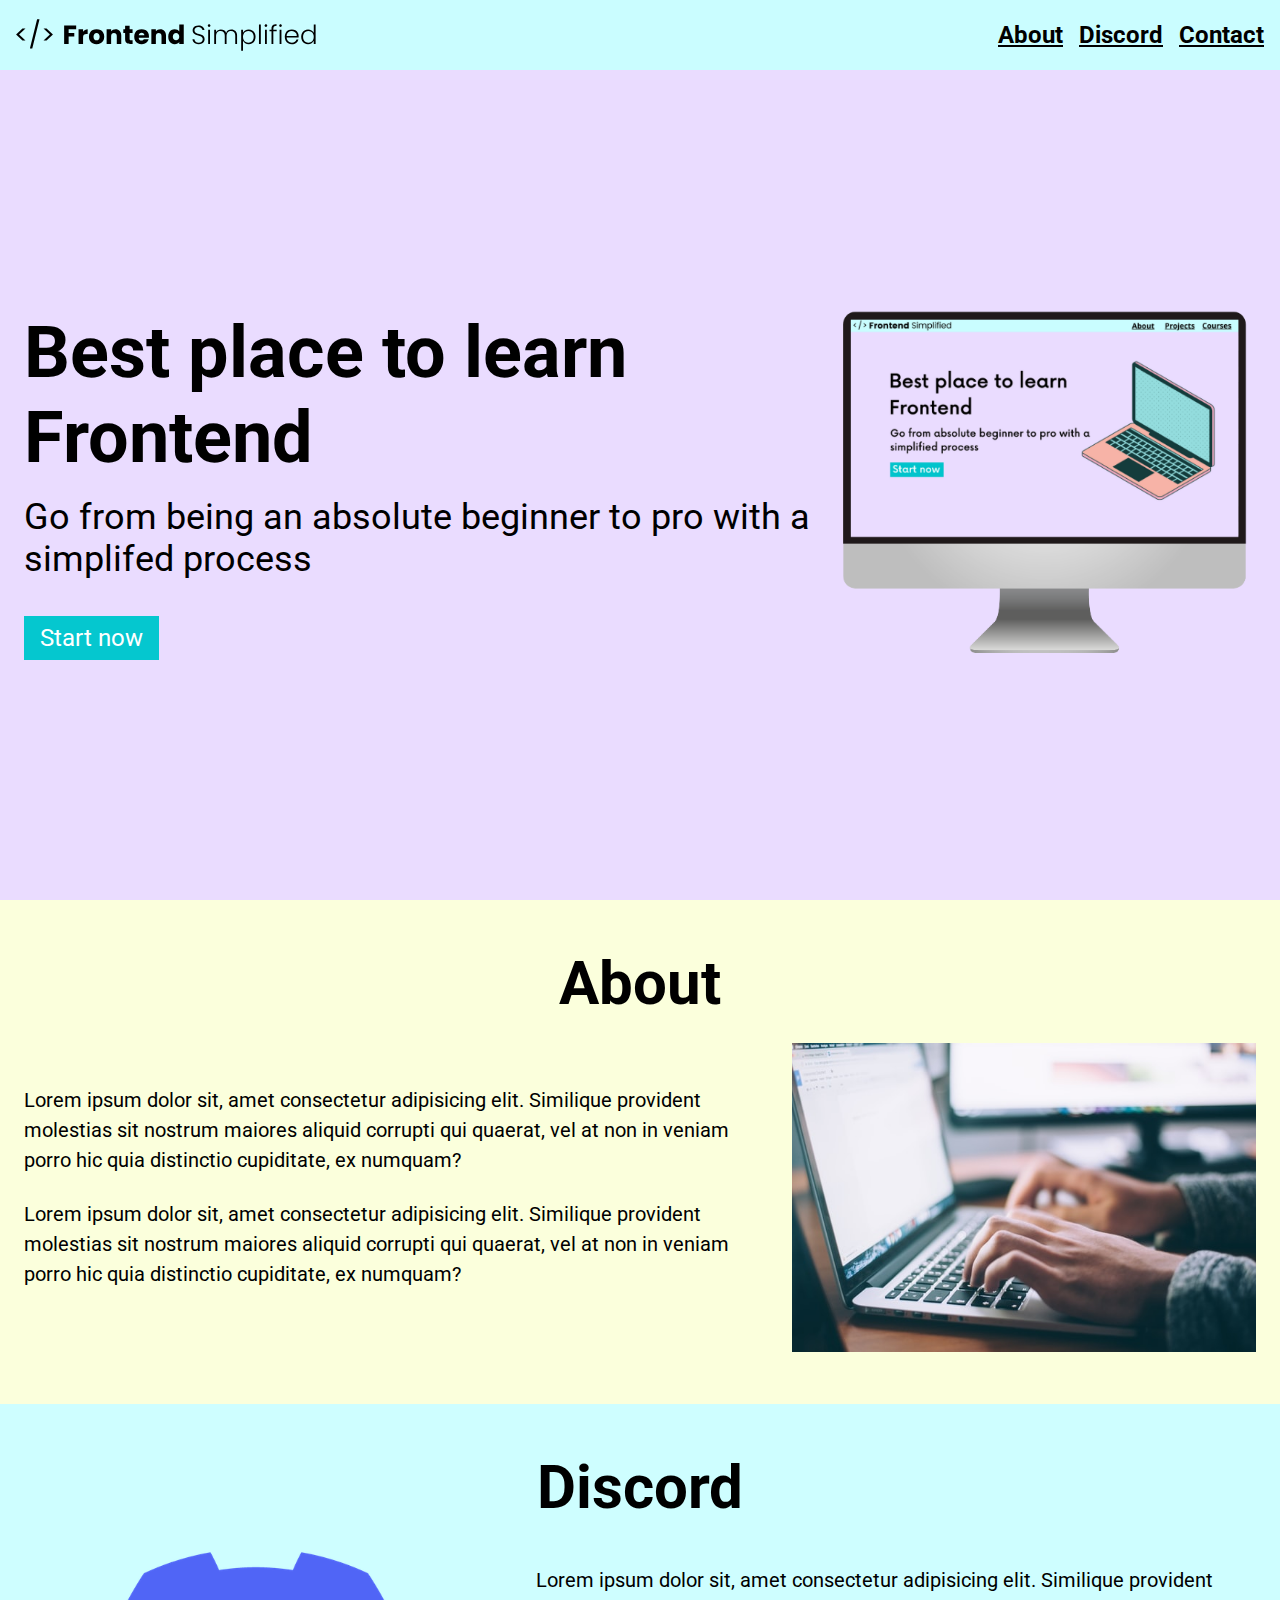
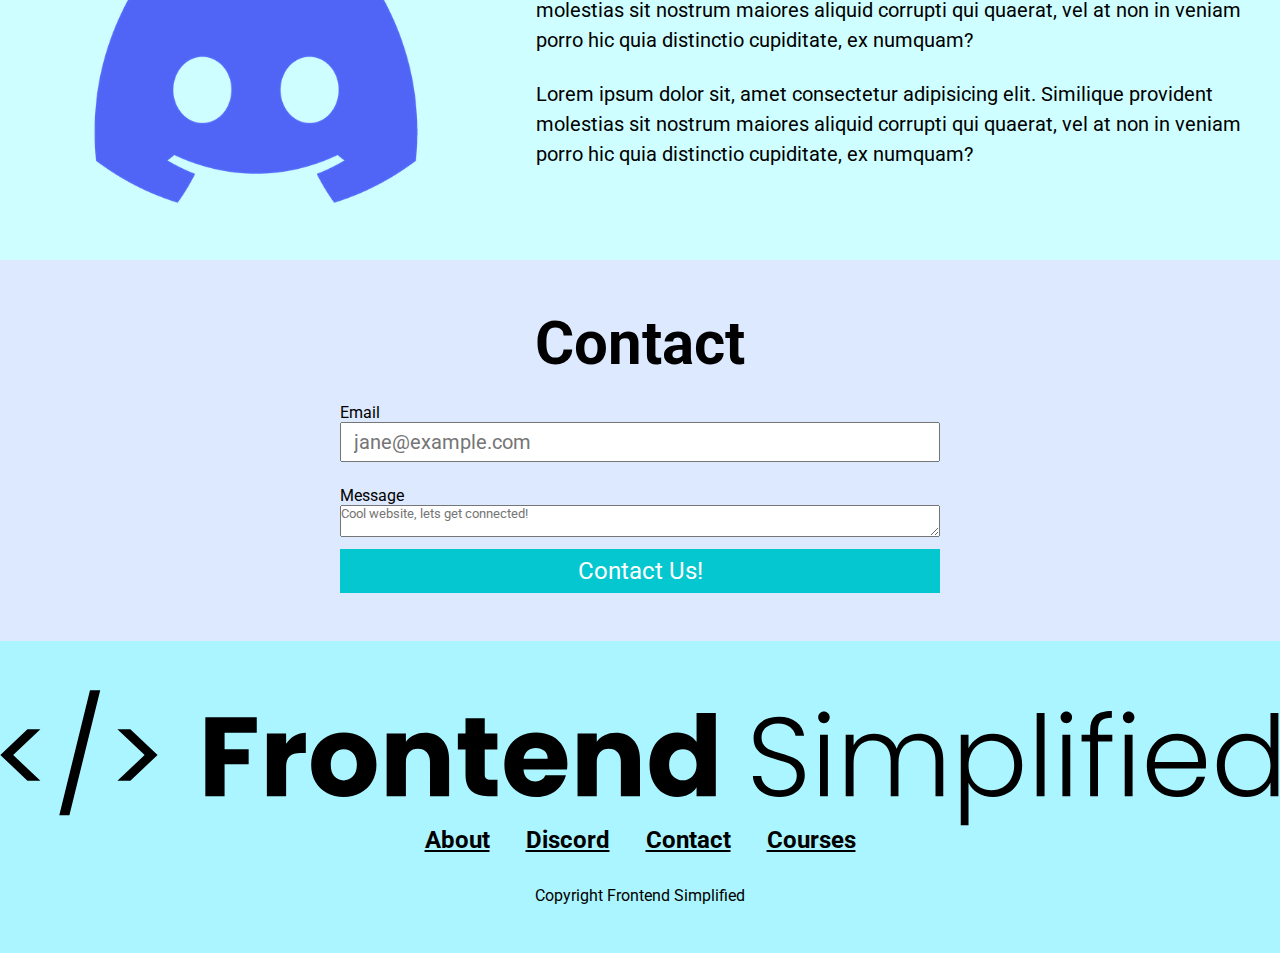
<file: index.html>
<!DOCTYPE html>
<html lang="en">

<head>
    <meta charset="UTF-8">
    <meta http-equiv="X-UA-Compatible" content="IE=edge">
    <meta name="viewport" content="width=device-width, initial-scale=1.0">
    <title>Document</title>
    <link rel="stylesheet" href="./style.css">
</head>

<body>
    <section>
<nav>
<img src="./assets/FES.svg" class="logo" alt="">
<ul>
    <li><a href="#about">About</a></li>
    <li><a href="#discord">Discord</a></li>
    <li><a href="#contact">Contact</a></li>
</ul>
</nav>
<header>
    <div class="row">
    <div>
    <h1>Best place to learn Frontend</h1>
    <p class="subheader">Go from being an absolute beginner to pro with a simplifed process</p>
    <button>Start now</button>
    </div>
<figure>
    <img src="./assets/laptop.png" alt="Home page image">
</figure>
</div>
</header>
</section>

    <main>
        <section id="about">
            <h2>About</h2>
            <div class="row">
            
            <div class="section__description">
            <div class="section__description--wrapper">
             <p class="section__description--para">Lorem ipsum dolor sit, amet consectetur adipisicing elit. Similique provident molestias sit nostrum maiores aliquid corrupti qui quaerat, vel at non in veniam porro hic quia distinctio cupiditate, ex numquam?</p>  
             <p class="section__description--para">Lorem ipsum dolor sit, amet consectetur adipisicing elit. Similique provident molestias sit nostrum maiores aliquid corrupti qui quaerat, vel at non in veniam porro hic quia distinctio cupiditate, ex numquam?</p>   
            </div>
            <figure class="about__img--wrapper">
                <img src="./assets/about.jpg" alt="About">
            </figure>
            </div>
            </div>
        </section>

        <section id="discord">
            <h2>Discord</h2>
            <div class="row">
             <div class="section__description">
            <figure class="about__img--wrapper">
            <img src="./assets/discord.png" alt="Discord">
            </figure>
            <div class="section__description--wrapper">
                <p class="section__description--para">Lorem ipsum dolor sit, amet consectetur adipisicing elit. Similique provident molestias sit nostrum maiores aliquid corrupti qui quaerat, vel at non in veniam porro hic quia distinctio cupiditate, ex numquam?</p>  
                <p class="section__description--para">Lorem ipsum dolor sit, amet consectetur adipisicing elit. Similique provident molestias sit nostrum maiores aliquid corrupti qui quaerat, vel at non in veniam porro hic quia distinctio cupiditate, ex numquam?</p>  
            </div>
        </div>
            </div>
        </section>

        <section id="contact">
            <h2>Contact</h2>
            <form action="">
                <label for="Email">Email</label>
                <input type="email" placeholder="jane@example.com">
                <label for="Message">Message</label>
                <textarea type="text" placeholder="Cool website, lets get connected!"></textarea>
                <button>Contact Us!</button>
            </form>
        </section>
    </main>
    <footer>
        <img class="footer_logo" src="./assets/FES.svg" alt="">
        <div class="footer__links">
            <a class="footer__link" href="#about">About</a>
            <a class="footer__link" href="#discord">Discord</a>
            <a class="footer__link" href="#contact">Contact</a>
            <a class="footer__link" href="">Courses</a>
        </div>
        <p>Copyright Frontend Simplified</p>
    </footer>
</body>
</html>
</file>
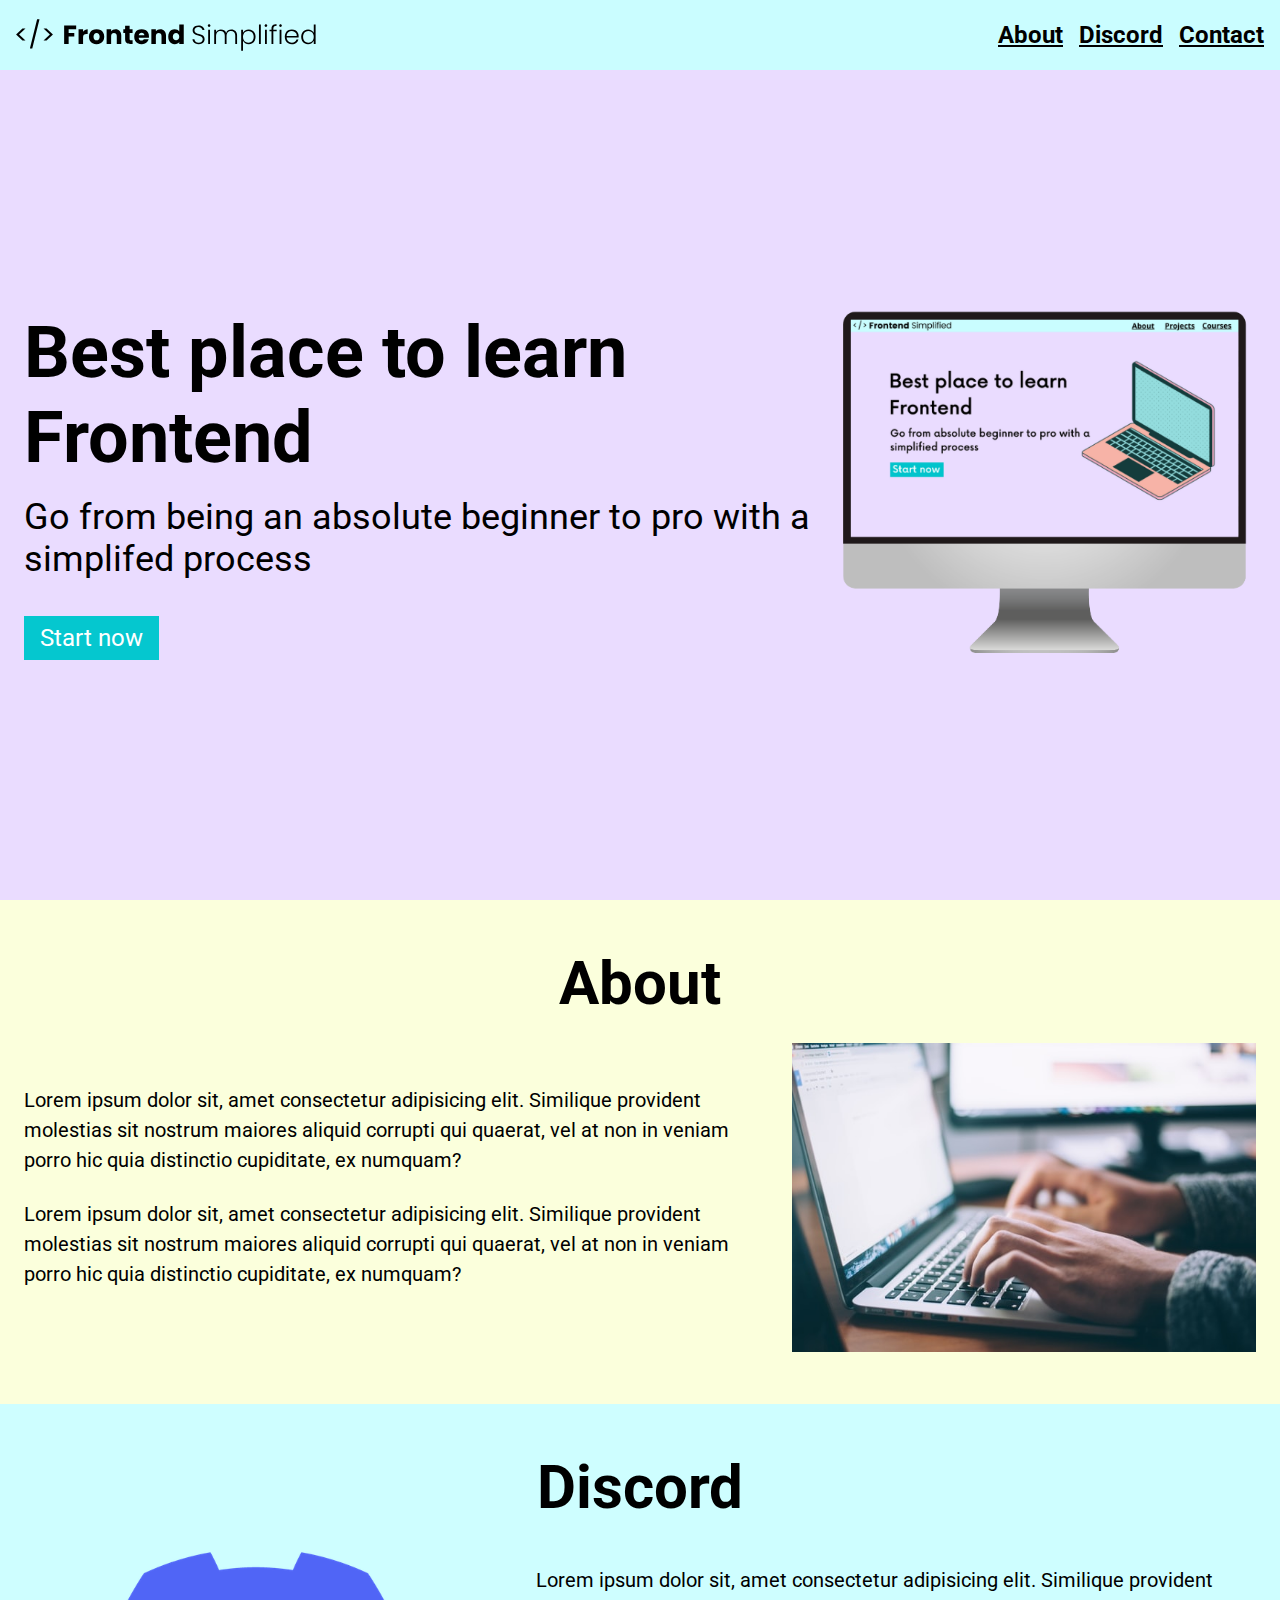
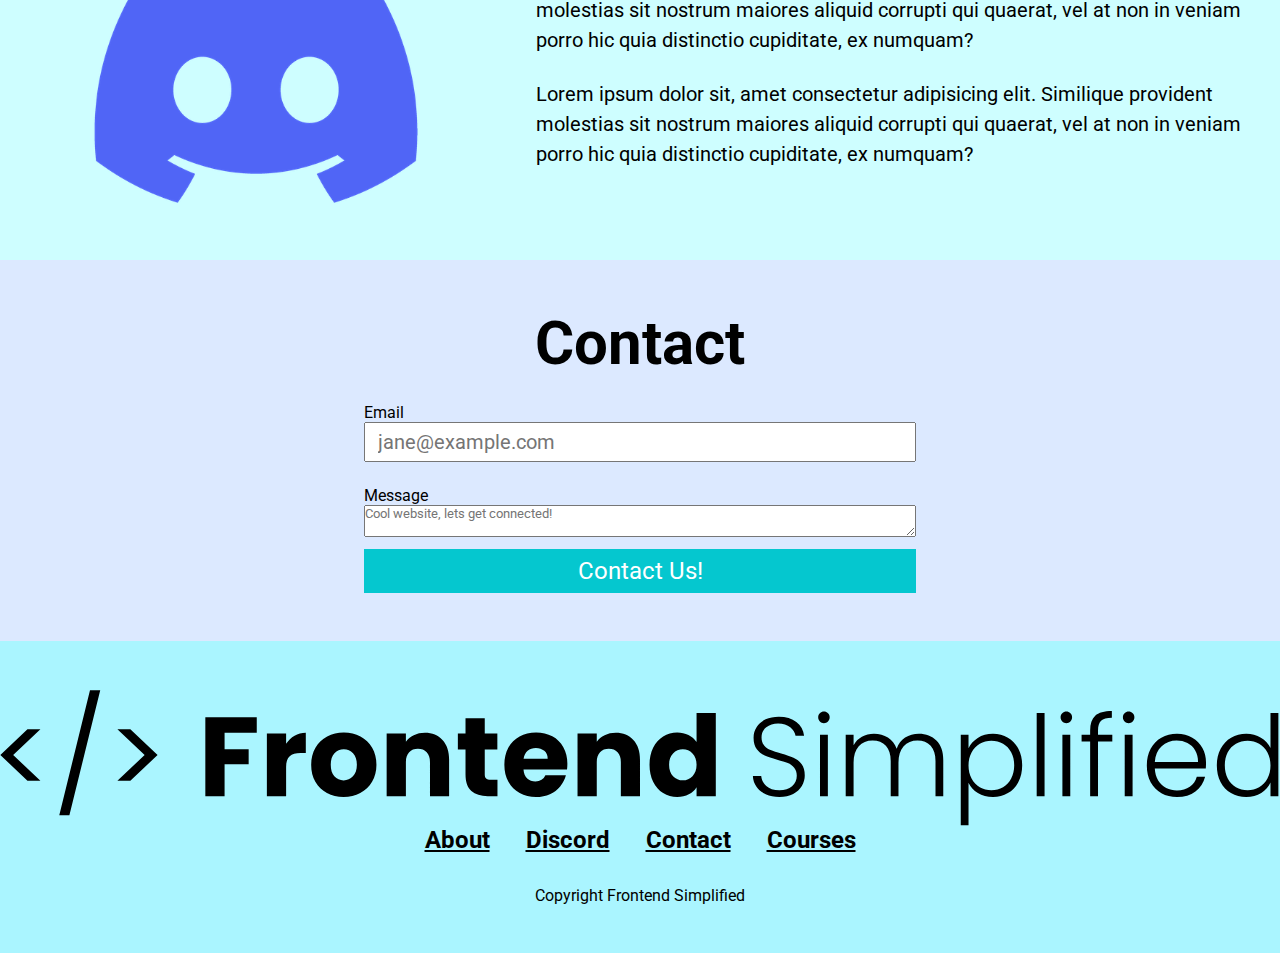
<file: html tut/index.html>
<!DOCTYPE html>
<html lang="en">

<head>
    <meta charset="UTF-8">
    <meta http-equiv="X-UA-Compatible" content="IE=edge">
    <meta name="viewport" content="width=device-width, initial-scale=1.0">
    <title>Document</title>
    <link rel="stylesheet" href="./style.css">
</head>

<body>
    <section>
<nav>
<img src="./assets/FES.svg" class="logo" alt="">
<ul>
    <li><a href="#about">About</a></li>
    <li><a href="#discord">Discord</a></li>
    <li><a href="#contact">Contact</a></li>
</ul>
</nav>
<header>
    <div class="row">
    <div class="home__description">
    <h1>Best place to learn Frontend</h1>
    <p class="subheader">Go from being an absolute beginner to pro with a simplifed process</p>
    <button class="home__description--button">Start now</button>
    </div>
<figure>
    <img src="./assets/laptop.png" alt="Home page image">
</figure>
</div>
</header>
</section>

    <main>
        <section id="about">
            <h2>About</h2>
            <div class="row">
            
            <div class="section__description">
            <div class="section__description--wrapper">
             <p class="section__description--para">Lorem ipsum dolor sit, amet consectetur adipisicing elit. Similique provident molestias sit nostrum maiores aliquid corrupti qui quaerat, vel at non in veniam porro hic quia distinctio cupiditate, ex numquam?</p>  
             <p class="section__description--para">Lorem ipsum dolor sit, amet consectetur adipisicing elit. Similique provident molestias sit nostrum maiores aliquid corrupti qui quaerat, vel at non in veniam porro hic quia distinctio cupiditate, ex numquam?</p>   
            </div>
            <figure class="about__img--wrapper">
                <img src="./assets/about.jpg" alt="About">
            </figure>
            </div>
            </div>
        </section>

        <section id="discord">
            <h2>Discord</h2>
            <div class="row">
             <div class="section__description">
            <figure class="about__img--wrapper">
            <img src="./assets/discord.png" alt="Discord">
            </figure>
            <div class="section__description--wrapper">
                <p class="section__description--para">Lorem ipsum dolor sit, amet consectetur adipisicing elit. Similique provident molestias sit nostrum maiores aliquid corrupti qui quaerat, vel at non in veniam porro hic quia distinctio cupiditate, ex numquam?</p>  
                <p class="section__description--para">Lorem ipsum dolor sit, amet consectetur adipisicing elit. Similique provident molestias sit nostrum maiores aliquid corrupti qui quaerat, vel at non in veniam porro hic quia distinctio cupiditate, ex numquam?</p>  
            </div>
        </div>
            </div>
        </section>

        <section id="contact">
            <h2>Contact</h2>
            <form action="">
                <label for="Email">Email</label>
                <input type="email" placeholder="jane@example.com">
                <label for="Message">Message</label>
                <textarea type="text" placeholder="Cool website, lets get connected!"></textarea>
                <button>Contact Us!</button>
            </form>
        </section>
    </main>
    <footer>
        <img class="footer_logo" src="./assets/FES.svg" alt="">
        <div class="footer__links">
            <a class="footer__link" href="#about">About</a>
            <a class="footer__link" href="#discord">Discord</a>
            <a class="footer__link" href="#contact">Contact</a>
            <a class="footer__link" href="">Courses</a>
        </div>
        <p>Copyright Frontend Simplified</p>
    </footer>
</body>
</html>
</file>
<file: style.css>
@import url('https://fonts.googleapis.com/css2?family=Roboto:wght@300;400;500;700&display=swap');

* {
    padding: 0;
    margin: 0;
    box-sizing: border-box;
    font-family: "Roboto" , sans-serif;
}

nav {
    height: 70px;
    display: flex;
    justify-content: space-between;
    align-items: center;
    padding: 0 16px;
    background-color: #cafdff;
}

header {
    background-color: #eadcff;
    height: calc(100vh - 70px);
    padding: 24px;
    display: flex;
    align-items: center;
    justify-content: center;
}

h1 {
    font-size: 72px;
}

.subheader {
font-size: 36px;
margin: 16px 0 24px 0;
}

button {
    background-color: #05c7cf;
    color: white;
    border: none;
    padding: 8px 16px;
    font-size: 24px;
    cursor: pointer;
}

a {
    color: black;
    font-size: 24px;
    font-weight: 700;
}

.logo {
    width: 300px;
}

ul {
    display: flex;
}

li {
    list-style-type: none;
    padding-left: 16px;
}

.row {
    width: 100%;
    max-width: 1300px;
    margin: 0 auto;
    display: flex;
    align-items: center;
    justify-content: center;
}

#about, 
#discord,
#contact,
footer {
    padding: 48px 0;
}

/*

ABOUT

*/

#about {
    background-color: #fbffdc;
}

h2 {
    font-size: 60px;
    text-align: center;
    margin-bottom: 24px;
}

.section__description {
    display: flex;
    justify-content: center;
    align-items: center;
}

.about__img--wrapper {
    width: 40%;
}

img {
    width: 100%;
}

.section__description--wrapper {
    width: 60%;
}

.about__img--wrapper,
.section__description--wrapper {
    padding: 0 24px;
}

.section__description--para {
    font-size: 20px;
    line-height: 1.5;
    margin-bottom: 24px;
}

/*

Discord

*/

#discord {
    background-color: #cefeff;
}

/*

CONTACT

*/

#contact {
    background-color: #dce9ff;
}

form {
    width: 100%;
    max-width: 600px;
    display: flex;
    flex-direction: column;
    margin: 0 auto;
}

input {
    margin-bottom: 24px;
    font-size: 20px;
    padding: 6px 12px;
}

button {
    margin-top: 12px;
}

/*

FOOTER

*/

footer {
    background-color: #aaf5ff;
    display: flex;
    flex-direction: column;
    align-items: center;
}

.footer__logo {
    max-width: 480px;
    margin-bottom: 16px;
}

.footer__links {
    margin-bottom: 32px;
}

.footer__link {
    padding: 0 16px;
}
</file>
<file: html tut/style.css>
@import url('https://fonts.googleapis.com/css2?family=Roboto:wght@300;400;500;700&display=swap');

* {
    padding: 0;
    margin: 0;
    box-sizing: border-box;
    font-family: "Roboto" , sans-serif;
}

nav {
    height: 70px;
    display: flex;
    justify-content: space-between;
    align-items: center;
    padding: 0 16px;
    background-color: #cafdff;
}

header {
    background-color: #eadcff;
    height: calc(100vh - 70px);
    padding: 24px;
    display: flex;
    align-items: center;
    justify-content: center;
}

h1 {
    font-size: 72px;
}

.subheader {
font-size: 36px;
margin: 16px 0 24px 0;
}

button {
    background-color: #05c7cf;
    color: white;
    border: none;
    padding: 8px 16px;
    font-size: 24px;
    cursor: pointer;
}

a {
    color: black;
    font-size: 24px;
    font-weight: 700;
}

.logo {
    width: 300px;
}

ul {
    display: flex;
}

li {
    list-style-type: none;
    padding-left: 16px;
}

.row {
    width: 100%;
    max-width: 1300px;
    margin: 0 auto;
    display: flex;
    align-items: center;
    justify-content: center;
}

#about, 
#discord,
#contact,
footer {
    padding: 48px 0;
}

/*

ABOUT

*/

#about {
    background-color: #fbffdc;
}

h2 {
    font-size: 60px;
    text-align: center;
    margin-bottom: 24px;
}

.section__description {
    display: flex;
    justify-content: center;
    align-items: center;
}

.about__img--wrapper {
    width: 40%;
}

img {
    width: 100%;
}

.section__description--wrapper {
    width: 60%;
}

.about__img--wrapper,
.section__description--wrapper {
    padding: 0 24px;
}

.section__description--para {
    font-size: 20px;
    line-height: 1.5;
    margin-bottom: 24px;
}

/*

Discord

*/

#discord {
    background-color: #cefeff;
}

/*

CONTACT

*/

#contact {
    background-color: #dce9ff;
}

form {
    width: 100%;
    max-width: 600px;
    display: flex;
    flex-direction: column;
    margin: 0 auto;
    padding: 0 24px;
}

input {
    margin-bottom: 24px;
    font-size: 20px;
    padding: 6px 12px;
}

button {
    margin-top: 12px;
}

/*

FOOTER

*/

footer {
    background-color: #aaf5ff;
    display: flex;
    flex-direction: column;
    align-items: center;
}

.footer__logo {
    max-width: 480px;
    margin-bottom: 16px;
}

.footer__links {
    margin-bottom: 32px;
}

.footer__link {
    padding: 0 16px;
}

/* SMALL PHONES, TABLETS, LARGE SMARTPHONES */
@media (max-width: 720px) {
 .row {
    flex-direction: column;
 }

 .home__description {
    margin-bottom: 24px;
    display: flex;
    flex-direction: column;
    align-items: center;
 }

 .home__description--button{
    max-width: 240px;
 }

 h1 {
    text-align: center;
    font-size: 60px;
 }

 .subheader {
    text-align: center;
    font-size: 28px;
}

ul {
    display: none;
}

.section__description {
    flex-direction: column;
}

.section__description--wrapper {
    width: 100%;
}

.about__img--wrapper {
    width: 100%;
}

#discord .section__description {
    flex-direction: column-reverse;
}

footer {
    padding: 48px 24px;
}

.footer__logo {
    max-width: 360px;
}

.footer__link {
    padding: 0 4px;
    font-size: 18px;
}

.footer__links {
    margin-bottom: 24px;
}
}
</file>
